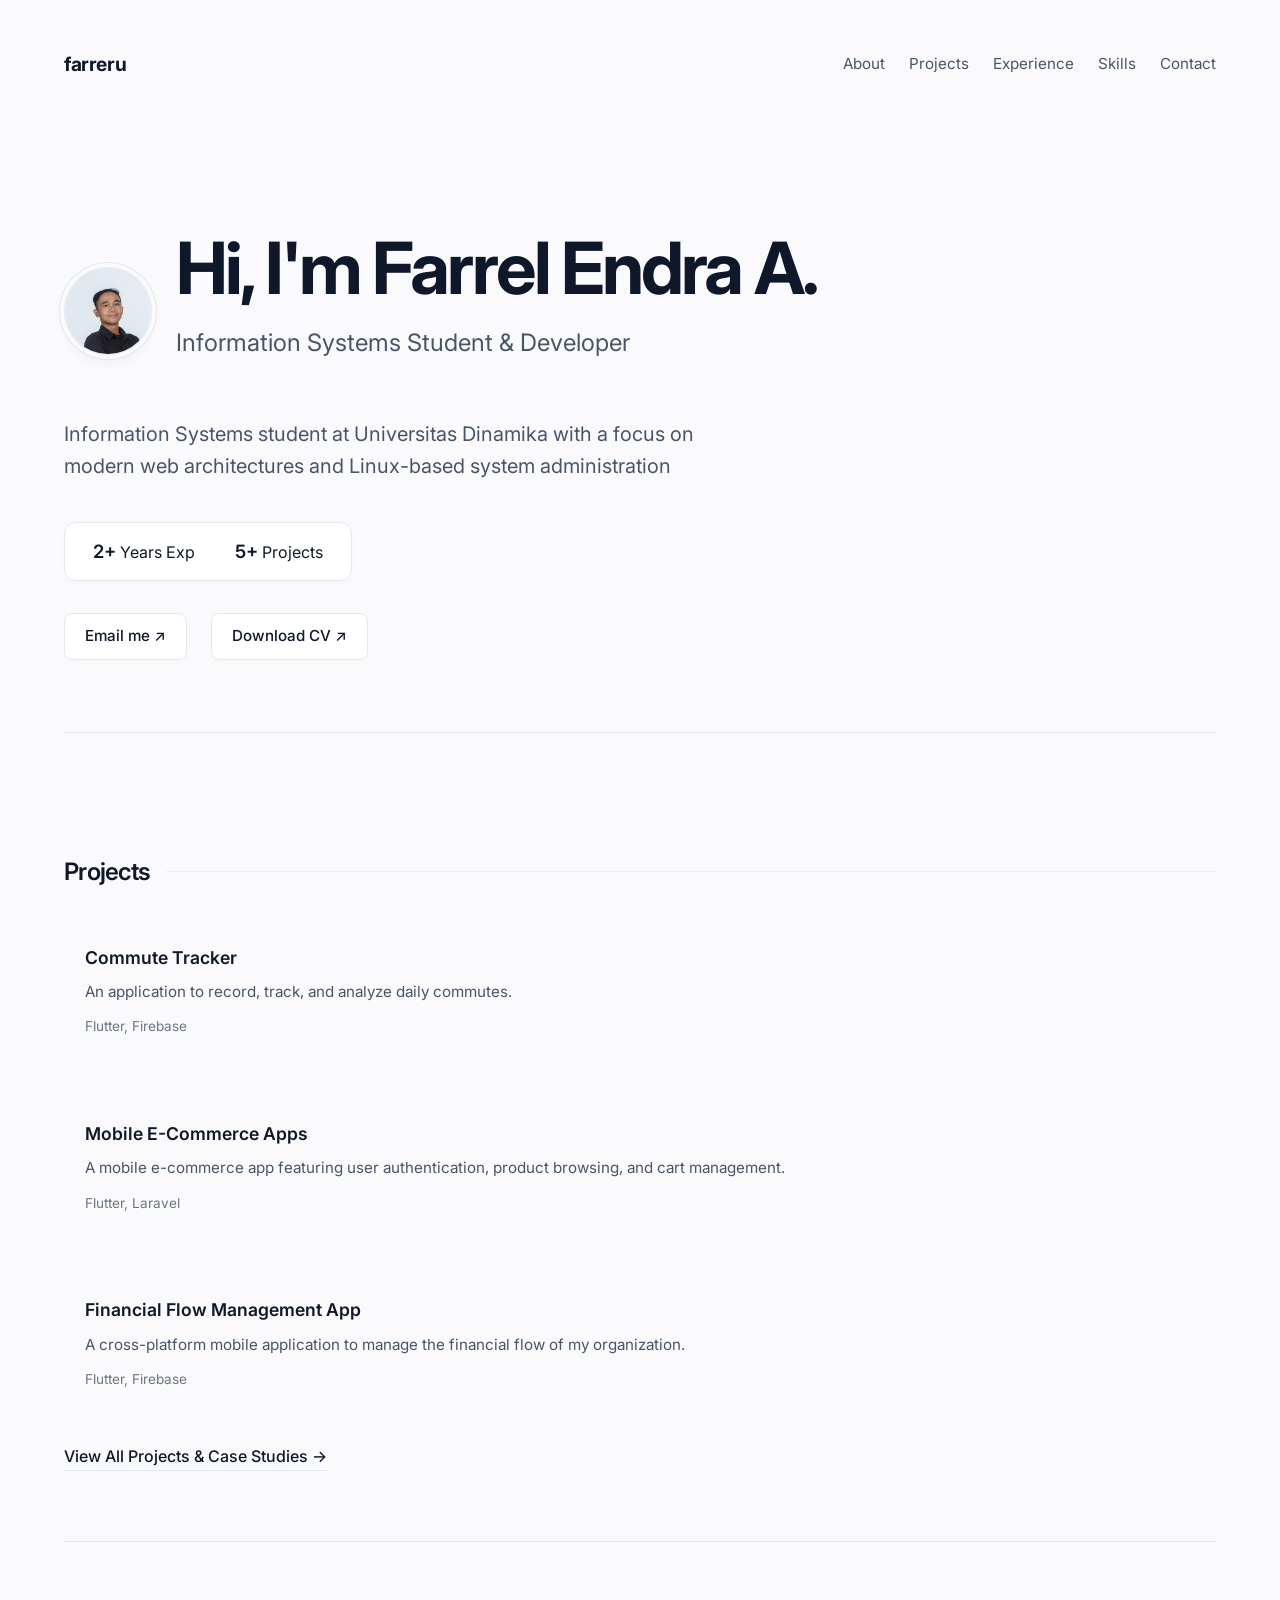
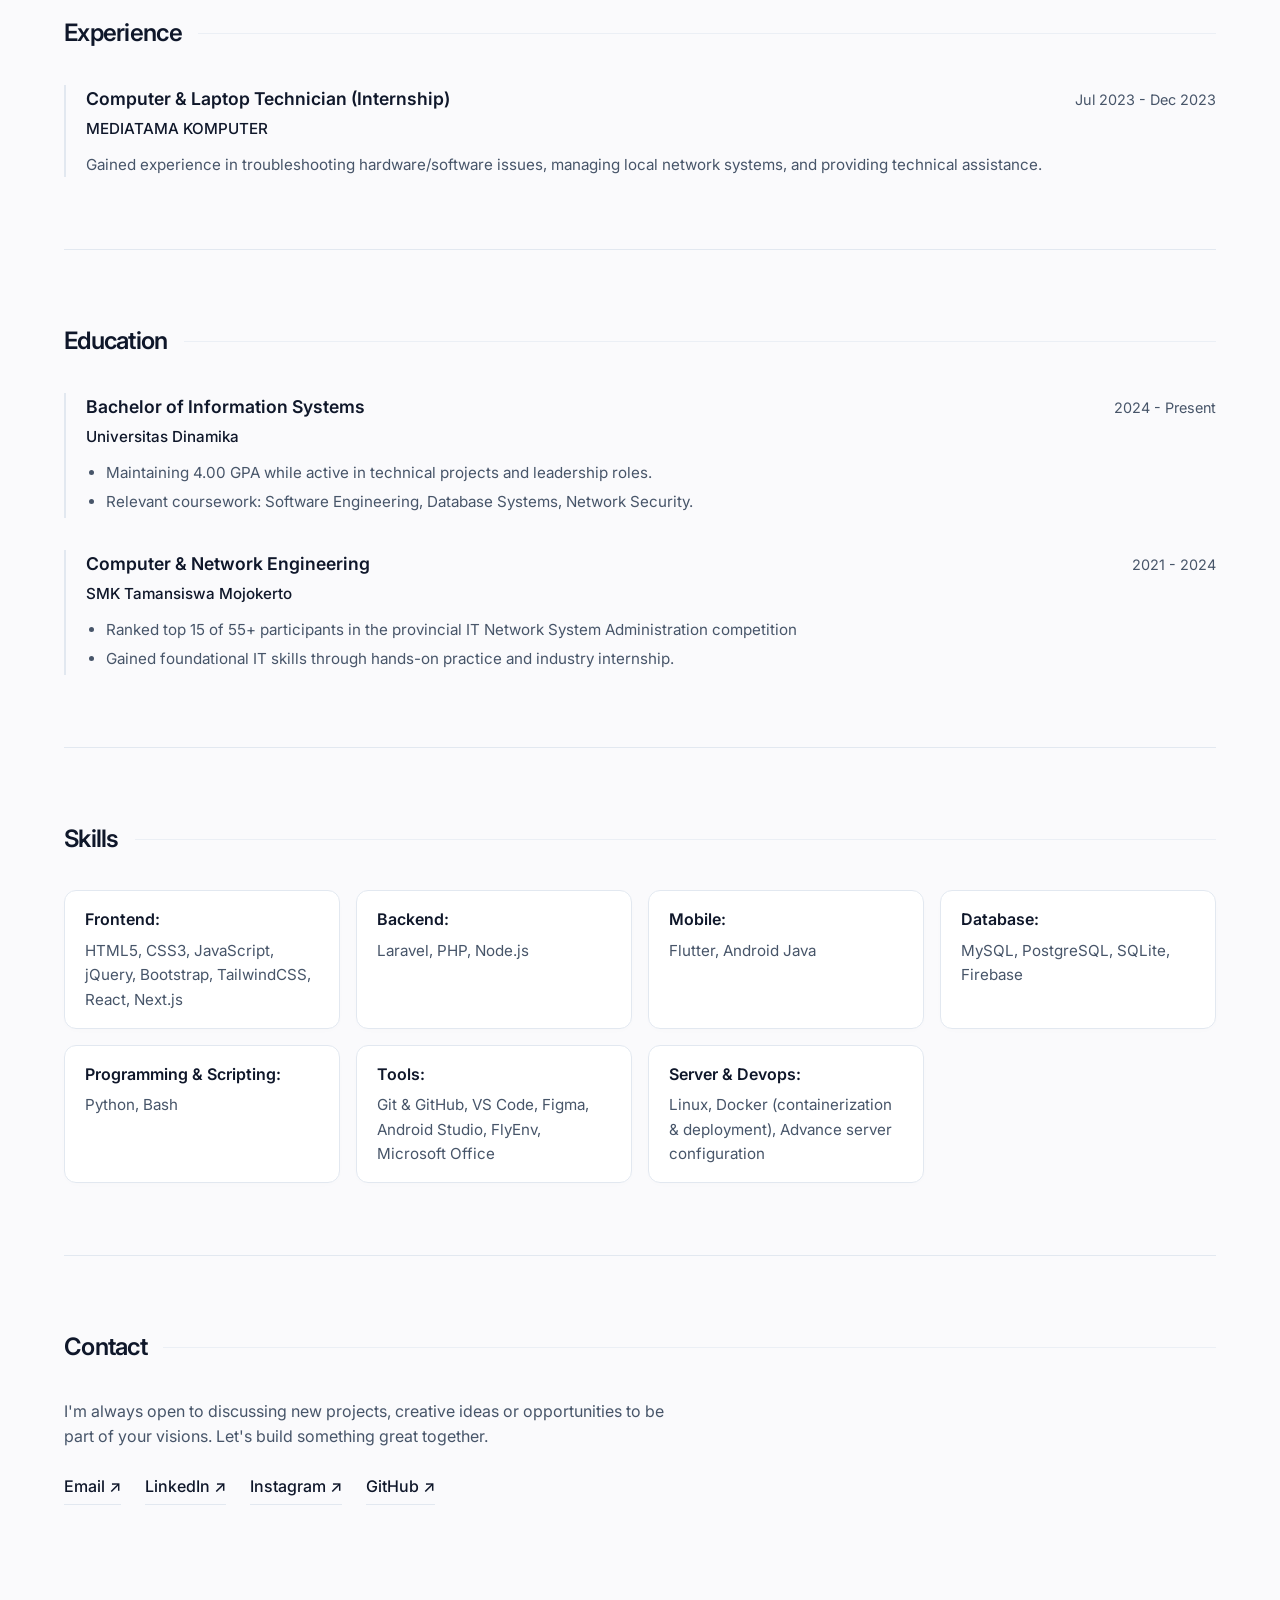
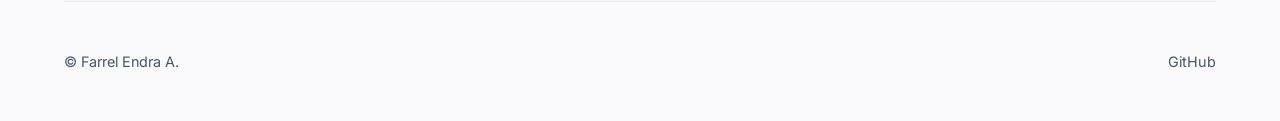
<file: index.html>
<!DOCTYPE html>
<html lang="en">

<head>
  <meta charset="utf-8" />
  <meta name="viewport" content="width=device-width, initial-scale=1" />
  <title>Farrel Endra A. | Developer</title>

  <!-- Inter Font -->
  <link rel="preconnect" href="https://fonts.googleapis.com">
  <link rel="preconnect" href="https://fonts.gstatic.com" crossorigin>
  <link href="https://fonts.googleapis.com/css2?family=Inter:wght@400;500;600;700&display=swap" rel="stylesheet">

  <!-- My CSS -->
  <link rel="stylesheet" href="style.css" />
</head>

<body>
  <div class="container">
    <header class="header">
      <a href="#" class="logo">farreru</a>
      <button class="menu-toggle" id="menuToggle" aria-label="Toggle navigation">
        <span class="hamburger-bar"></span>
        <span class="hamburger-bar"></span>
        <span class="hamburger-bar"></span>
      </button>
      <nav class="nav nav-responsive" id="navMenu">
        <a href="#about">About</a>
        <a href="#projects">Projects</a>
        <a href="#experience">Experience</a>
        <a href="#skills">Skills</a>
        <a href="#contact">Contact</a>
      </nav>
    </header>

    <main>
      <section id="about" class="hero section">
        <div class="about-header">
          <img src="assets/img/farreru-compress.png" alt="Farrel Endra A." class="profile-pic">
          <div>
            <h1 class="about-name">Hi, I'm Farrel Endra A.</h1>
            <p class="subtitle about-subtitle">Information Systems Student & Developer</p>
          </div>
        </div>

        <p class="description">
          Information Systems student at Universitas Dinamika with a focus on modern web architectures and Linux-based
          system administration
        </p>

        <div class="stats-container">
          <div><strong class="stat-value">2+</strong> Years Exp</div>
          <div><strong class="stat-value">5+</strong> Projects</div>
        </div>

        <div class="hero-links">
          <a href="mailto:farrelendra15@gmail.com" class="link">Email me ↗</a>
          <a href="assets/pdf/Farrel Endra Asrory - Developer - CV.pdf" download="Farrel_Endra_Asrory_CV.pdf"
            class="link">Download CV ↗</a>
        </div>
      </section>

      <section id="projects" class="section">
        <h2>Projects</h2>
        <div class="project-list">

          <div class="project-item">
            <div class="project-header">
              <h3>Commute Tracker</h3>
            </div>
            <p>An application to record, track, and analyze daily commutes.</p>
            <span class="tech">Flutter, Firebase</span>
          </div>

          <div class="project-item">
            <div class="project-header">
              <h3>Mobile E-Commerce Apps</h3>
            </div>
            <p>A mobile e-commerce app featuring user authentication, product browsing, and cart management.</p>
            <span class="tech">Flutter, Laravel</span>
          </div>

          <div class="project-item">
            <div class="project-header">
              <h3>Financial Flow Management App</h3>
            </div>
            <p>A cross-platform mobile application to manage the financial flow of my organization.</p>
            <span class="tech">Flutter, Firebase</span>
          </div>

        </div>
        <div class="view-all-projects-container">
          <a href="projects.html" class="view-all-projects-link">View All Projects & Case Studies &rarr;</a>
        </div>
      </section>

      <section id="experience" class="section">
        <h2>Experience</h2>
        <div class="experience-list">
          <div class="experience-item">
            <div class="experience-header">
              <h3>Computer & Laptop Technician (Internship)</h3>
              <span class="date">Jul 2023 - Dec 2023</span>
            </div>
            <p class="company">MEDIATAMA KOMPUTER</p>
            <p class="experience-desc">Gained experience in troubleshooting hardware/software issues, managing
              local network systems, and providing technical assistance.</p>
          </div>
        </div>
      </section>

      <section id="education" class="section">
        <h2>Education</h2>
        <div class="experience-list">
          <div class="experience-item">
            <div class="experience-header">
              <h3>Bachelor of Information Systems</h3>
              <span class="date">2024 - Present</span>
            </div>
            <p class="company">Universitas Dinamika</p>
            <ul class="experience-desc">
              <li>Maintaining 4.00 GPA while active in technical projects and leadership roles.</li>
              <li>Relevant coursework: Software Engineering, Database Systems, Network Security.</li>
            </ul>
          </div>
          <div class="experience-item">
            <div class="experience-header">
              <h3>Computer & Network Engineering</h3>
              <span class="date">2021 - 2024</span>
            </div>
            <p class="company">SMK Tamansiswa Mojokerto</p>
            <ul class="experience-desc">
              <li>Ranked top 15 of 55+ participants in the provincial IT Network System Administration competition</li>
              <li>Gained foundational IT skills through hands-on practice and industry internship.</li>
            </ul>
          </div>
        </div>
      </section>

      <section id="skills" class="section">
        <h2>Skills</h2>
        <div class="skills-content">
          <div class="skill-category">
            <strong>Frontend:</strong> HTML5, CSS3, JavaScript, jQuery, Bootstrap, TailwindCSS, React, Next.js
          </div>
          <div class="skill-category">
            <strong>Backend:</strong> Laravel, PHP, Node.js
          </div>
          <div class="skill-category">
            <strong>Mobile:</strong> Flutter, Android Java
          </div>
          <div class="skill-category">
            <strong>Database:</strong> MySQL, PostgreSQL, SQLite, Firebase
          </div>
          <div class="skill-category">
            <strong>Programming & Scripting:</strong> Python, Bash
          </div>
          <div class="skill-category">
            <strong>Tools:</strong> Git & GitHub, VS Code, Figma, Android Studio, FlyEnv, Microsoft Office
          </div>
          <div class="skill-category">
            <strong>Server & Devops:</strong> Linux, Docker (containerization & deployment), Advance server
            configuration
          </div>
        </div>
      </section>

      <section id="contact" class="section">
        <h2>Contact</h2>
        <p class="contact-desc">
          I'm always open to discussing new projects, creative ideas or opportunities to be part of your visions. Let's
          build something great together.
        </p>
        <div class="contact-links">
          <a href="mailto:farrelendra15@gmail.com" class="contact-link">Email ↗</a>
          <a href="https://linkedin.com/in/farrel-endra-asrory" target="_blank" rel="noopener noreferrer"
            class="contact-link">LinkedIn ↗</a>
          <a href="https://instagram.com/farreru.riyal/" class="contact-link">Instagram ↗</a>
          <a href="https://github.com/farreru55" target="_blank" rel="noopener noreferrer" class="contact-link">GitHub
            ↗</a>
        </div>
      </section>
    </main>

    <footer class="footer">
      <div class="footer-content">
        <span>© Farrel Endra A.</span>
        <div class="footer-links">
          <a href="https://github.com/farreru55" target="_blank" rel="noopener noreferrer">GitHub</a>
        </div>
      </div>
    </footer>
  </div>

  <script>
    document.addEventListener('DOMContentLoaded', () => {
      const menuToggle = document.getElementById('menuToggle');
      const navMenu = document.getElementById('navMenu');
      const navLinks = navMenu.querySelectorAll('a');

      // Toggle menu on click
      menuToggle.addEventListener('click', (e) => {
        e.stopPropagation();
        menuToggle.classList.toggle('active');
        navMenu.classList.toggle('active');
        document.body.classList.toggle('menu-open');
      });

      // Close menu when clicking on a link
      navLinks.forEach(link => {
        link.addEventListener('click', () => {
          menuToggle.classList.remove('active');
          navMenu.classList.remove('active');
          document.body.classList.remove('menu-open');
        });
      });

      // Close menu when clicking outside
      document.addEventListener('click', (e) => {
        if (!navMenu.contains(e.target) && !menuToggle.contains(e.target)) {
          menuToggle.classList.remove('active');
          navMenu.classList.remove('active');
          document.body.classList.remove('menu-open');
        }
      });
    });
  </script>
</body>

</html>
</file>
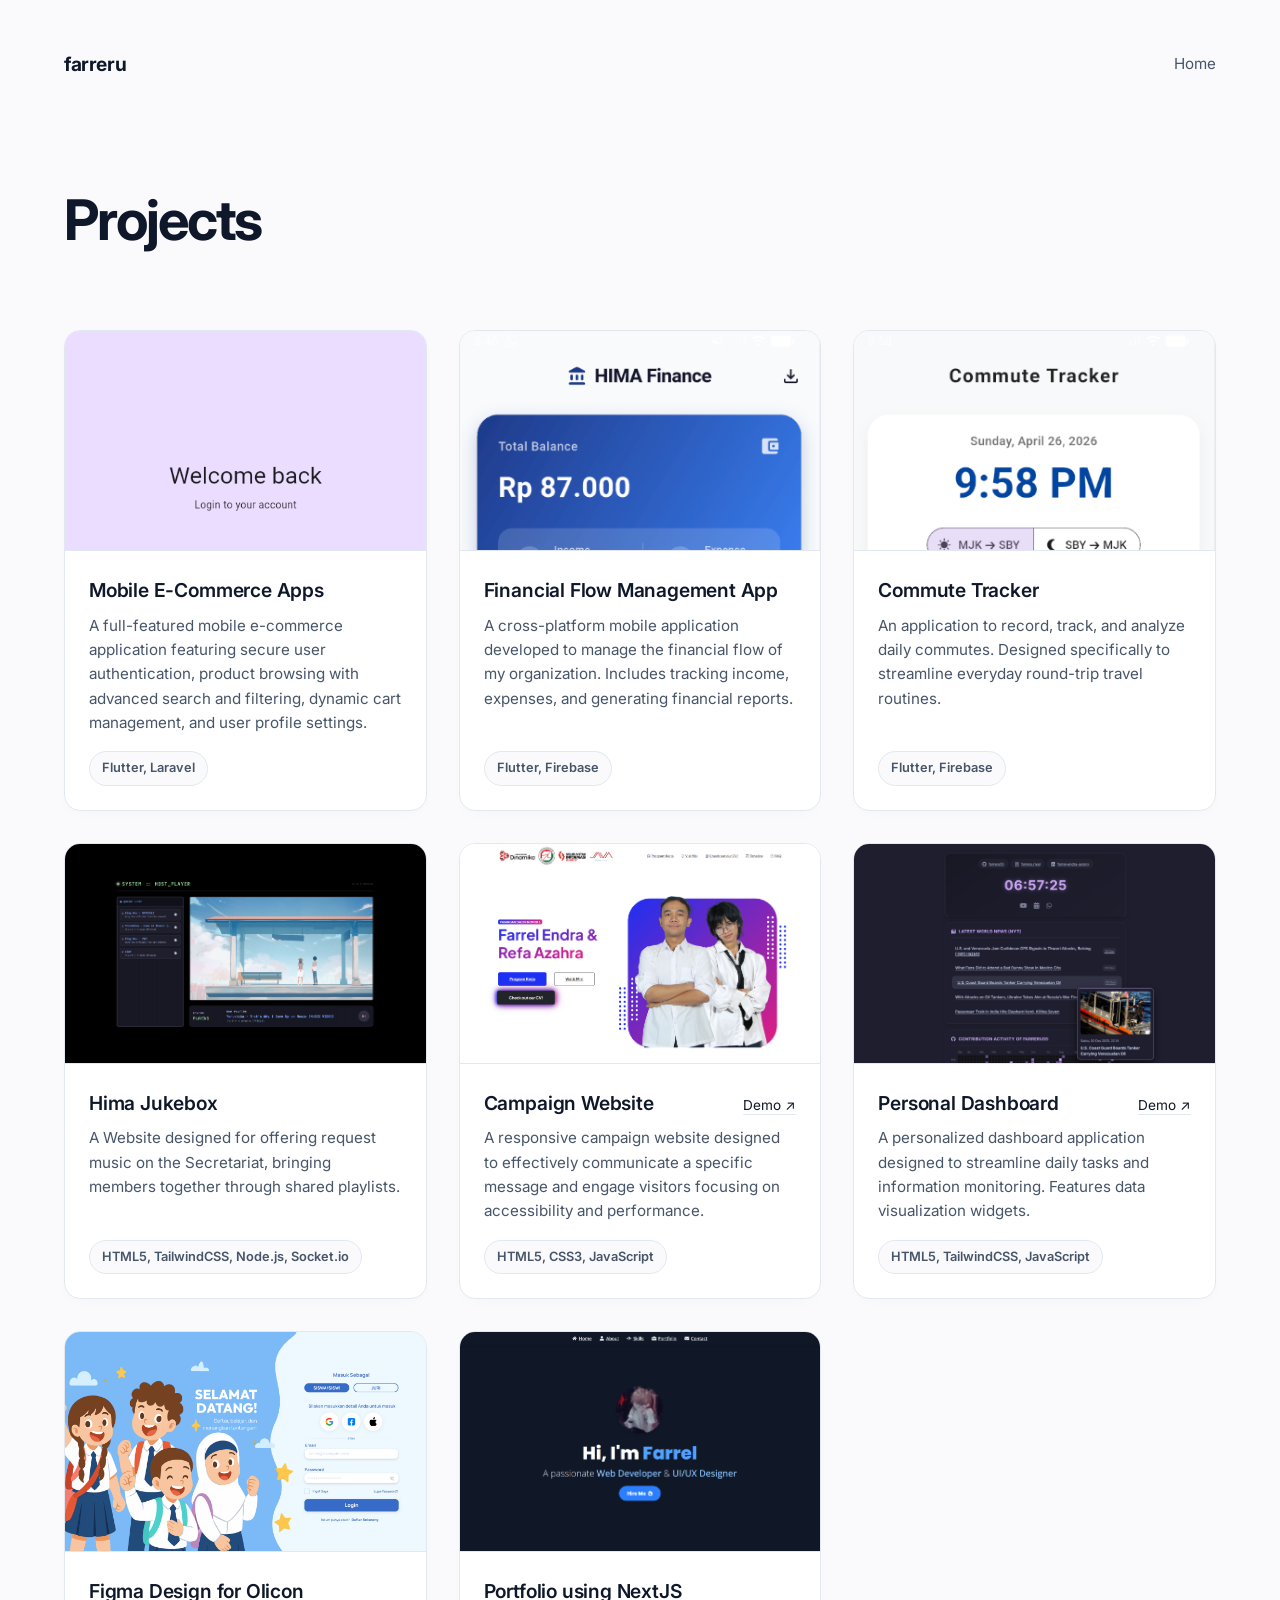
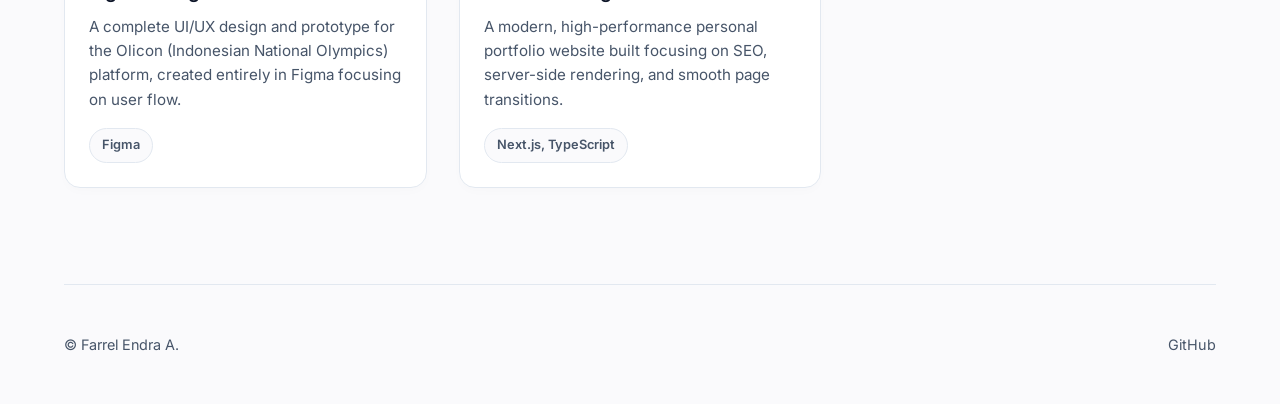
<file: projects.html>
<!DOCTYPE html>
<html lang="en">

<head>
  <meta charset="utf-8" />
  <meta name="viewport" content="width=device-width, initial-scale=1" />
  <title>Projects | Farrel Endra A.</title>

  <link rel="preconnect" href="https://fonts.googleapis.com">
  <link rel="preconnect" href="https://fonts.gstatic.com" crossorigin>
  <link href="https://fonts.googleapis.com/css2?family=Inter:wght@400;500;600;700&display=swap" rel="stylesheet">

  <link rel="stylesheet" href="style.css" />
</head>

<body>
  <div class="container">
    <header class="header">
      <a href="index.html" class="logo">farreru</a>
      <nav class="nav">
        <a href="index.html">Home</a>
      </nav>
    </header>

    <main class="projects-main">
      <h1 class="projects-title">Projects</h1>

      <div class="project-grid">

        <!-- Mobile E-Commerce Apps -->
        <div class="project-card">
          <img src="assets/img/projects/projects-1/ss-login.png" class="project-card-img" alt="Mobile E-Commerce Apps"
            data-images="assets/img/projects/projects-1/ss-login.png,assets/img/projects/projects-1/ss-register.png,assets/img/projects/projects-1/ss-home.png,assets/img/projects/projects-1/ss-search.png,assets/img/projects/projects-1/ss-add.png,assets/img/projects/projects-1/ss-profile.png">
          <div class="project-card-content">
            <h3 class="project-card-title">Mobile E-Commerce Apps</h3>
            <p class="project-card-desc">A full-featured mobile e-commerce application featuring secure user
              authentication, product browsing with advanced search and filtering, dynamic cart management, and user
              profile settings.</p>
            <span class="project-card-tech">Flutter, Laravel</span>
          </div>
        </div>

        <!-- Financial Flow -->
        <div class="project-card">
          <img src="assets/img/projects/projects-7/ss-finance-1.png" class="project-card-img"
            alt="Financial Flow Management App"
            data-images="assets/img/projects/projects-7/ss-finance-1.png,assets/img/projects/projects-7/ss-finance-2.png,assets/img/projects/projects-7/ss-finance-3.png">
          <div class="project-card-content">
            <h3 class="project-card-title">Financial Flow Management App</h3>
            <p class="project-card-desc">A cross-platform mobile application developed to manage the financial flow of
              my organization. Includes tracking income, expenses, and generating financial reports.</p>
            <span class="project-card-tech">Flutter, Firebase</span>
          </div>
        </div>

        <!-- Commute Tracker -->
        <div class="project-card">
          <img src="assets/img/projects/projects-8/ss-commute-tracker-1.png" class="project-card-img"
            alt="Commute Tracker"
            data-images="assets/img/projects/projects-8/ss-commute-tracker-1.png,assets/img/projects/projects-8/ss-commute-tracker-2.png">
          <div class="project-card-content">
            <h3 class="project-card-title">Commute Tracker</h3>
            <p class="project-card-desc">An application to record, track, and analyze daily commutes. Designed
              specifically to streamline everyday round-trip travel routines.</p>
            <span class="project-card-tech">Flutter, Firebase</span>
          </div>
        </div>

        <!-- Hima Jukebox -->
        <div class="project-card">
          <img src="assets/img/projects/projects-6/ss-jukebox-3.png" class="project-card-img" alt="Hima Jukebox"
            data-images="assets/img/projects/projects-6/ss-jukebox-1.png,assets/img/projects/projects-6/ss-jukebox-2.png,assets/img/projects/projects-6/ss-jukebox-3.png">
          <div class="project-card-content">
            <h3 class="project-card-title">Hima Jukebox</h3>
            <p class="project-card-desc">A Website designed for offering request music on the Secretariat, bringing
              members together through shared playlists.</p>
            <span class="project-card-tech">HTML5, TailwindCSS, Node.js, Socket.io</span>
          </div>
        </div>


        <!-- Campaign Website -->
        <div class="project-card">
          <img src="assets/img/projects/projects-3/campagnewebsite-1.png" class="project-card-img"
            alt="Campaign Website" data-images="assets/img/projects/projects-3/campagnewebsite-1.png">
          <div class="project-card-content">
            <div class="project-card-header-flex">
              <h3 class="project-card-title">Campaign Website</h3>
              <a href="https://farreru55.github.io/no-3/" target="_blank" rel="noopener noreferrer"
                class="project-card-demo">Demo ↗</a>
            </div>
            <p class="project-card-desc">A responsive campaign website designed to effectively communicate a specific
              message and engage visitors focusing on accessibility and performance.</p>
            <span class="project-card-tech">HTML5, CSS3, JavaScript</span>
          </div>
        </div>

        <!-- Personal Dashboard -->
        <div class="project-card">
          <img src="assets/img/projects/projects-4/mydashboard.png" class="project-card-img" alt="Personal Dashboard"
            data-images="assets/img/projects/projects-4/mydashboard.png">
          <div class="project-card-content">
            <div class="project-card-header-flex">
              <h3 class="project-card-title">Personal Dashboard</h3>
              <a href="https://farreru55.github.io/mydashboard/" target="_blank" rel="noopener noreferrer"
                class="project-card-demo">Demo ↗</a>
            </div>
            <p class="project-card-desc">A personalized dashboard application designed to streamline daily tasks and
              information monitoring. Features data visualization widgets.</p>
            <span class="project-card-tech">HTML5, TailwindCSS, JavaScript</span>
          </div>
        </div>

        <!-- Figma Olicon -->
        <div class="project-card">
          <img src="assets/img/projects/projects-5/ss-figma-1.png" class="project-card-img"
            alt="Figma Design for Olicon"
            data-images="assets/img/projects/projects-5/ss-figma-1.png,assets/img/projects/projects-5/ss-figma-2.png,assets/img/projects/projects-5/ss-figma-3.png,assets/img/projects/projects-5/ss-figma-4.png">
          <div class="project-card-content">
            <h3 class="project-card-title">Figma Design for Olicon</h3>
            <p class="project-card-desc">A complete UI/UX design and prototype for the Olicon (Indonesian National
              Olympics) platform, created entirely in Figma focusing on user flow.</p>
            <span class="project-card-tech">Figma</span>
          </div>
        </div>

        <!-- Portfolio NextJS -->
        <div class="project-card">
          <img src="assets/img/projects/projects-2/ss-porto.png" class="project-card-img" alt="Portfolio using NextJS"
            data-images="assets/img/projects/projects-2/ss-porto.png">
          <div class="project-card-content">
            <h3 class="project-card-title">Portfolio using NextJS</h3>
            <p class="project-card-desc">A modern, high-performance personal portfolio website built focusing on SEO,
              server-side rendering, and smooth page transitions.</p>
            <span class="project-card-tech">Next.js, TypeScript</span>
          </div>
        </div>

      </div>

    </main>

    <footer class="footer">
      <div class="footer-content">
        <span>© Farrel Endra A.</span>
        <div class="footer-links">
          <a href="https://github.com/farreru55" target="_blank" rel="noopener noreferrer">GitHub</a>
        </div>
      </div>
    </footer>
  </div>

  <!-- Carousel Modal -->
  <div id="carouselModal" class="carousel-modal">
    <span class="carousel-close" id="carouselClose">
      <svg width="32" height="32" viewBox="0 0 24 24" fill="none" stroke="currentColor" stroke-width="2"
        stroke-linecap="round" stroke-linejoin="round">
        <line x1="18" y1="6" x2="6" y2="18"></line>
        <line x1="6" y1="6" x2="18" y2="18"></line>
      </svg>
    </span>
    <button class="carousel-prev" id="carouselPrev">
      <svg width="28" height="28" viewBox="0 0 24 24" fill="none" stroke="currentColor" stroke-width="2"
        stroke-linecap="round" stroke-linejoin="round">
        <polyline points="15 18 9 12 15 6"></polyline>
      </svg>
    </button>
    <img class="carousel-content" id="carouselImg">
    <button class="carousel-next" id="carouselNext">
      <svg width="28" height="28" viewBox="0 0 24 24" fill="none" stroke="currentColor" stroke-width="2"
        stroke-linecap="round" stroke-linejoin="round">
        <polyline points="9 18 15 12 9 6"></polyline>
      </svg>
    </button>
    <div class="carousel-counter" id="carouselCounter">1 / 1</div>
  </div>

  <script>
    document.addEventListener('DOMContentLoaded', () => {
      const modal = document.getElementById('carouselModal');
      const modalImg = document.getElementById('carouselImg');
      const closeBtn = document.getElementById('carouselClose');
      const prevBtn = document.getElementById('carouselPrev');
      const nextBtn = document.getElementById('carouselNext');
      const counter = document.getElementById('carouselCounter');
      const thumbnails = document.querySelectorAll('.project-card-img');

      let currentImages = [];
      let currentIndex = 0;

      function updateModal() {
        modalImg.src = currentImages[currentIndex];
        counter.textContent = `${currentIndex + 1} / ${currentImages.length}`;

        // Hide arrows if only 1 image
        if (currentImages.length <= 1) {
          prevBtn.style.display = 'none';
          nextBtn.style.display = 'none';
        } else {
          prevBtn.style.display = 'block';
          nextBtn.style.display = 'block';
        }
      }

      thumbnails.forEach(img => {
        img.addEventListener('click', function () {
          const imagesAttr = this.getAttribute('data-images');
          if (imagesAttr) {
            currentImages = imagesAttr.split(',');
            currentIndex = 0;
            updateModal();
            modal.classList.add('show');
          }
        });
      });

      closeBtn.addEventListener('click', () => {
        modal.classList.remove('show');
      });

      modal.addEventListener('click', (e) => {
        if (e.target === modal) {
          modal.classList.remove('show');
        }
      });

      prevBtn.addEventListener('click', (e) => {
        e.stopPropagation();
        currentIndex = (currentIndex > 0) ? currentIndex - 1 : currentImages.length - 1;
        updateModal();
      });

      nextBtn.addEventListener('click', (e) => {
        e.stopPropagation();
        currentIndex = (currentIndex < currentImages.length - 1) ? currentIndex + 1 : 0;
        updateModal();
      });

      // Keyboard navigation
      document.addEventListener('keydown', (e) => {
        if (!modal.classList.contains('show')) return;
        if (e.key === 'Escape') modal.classList.remove('show');
        if (e.key === 'ArrowLeft' && currentImages.length > 1) {
          currentIndex = (currentIndex > 0) ? currentIndex - 1 : currentImages.length - 1;
          updateModal();
        }
        if (e.key === 'ArrowRight' && currentImages.length > 1) {
          currentIndex = (currentIndex < currentImages.length - 1) ? currentIndex + 1 : 0;
          updateModal();
        }
      });
    });
  </script>
</body>

</html>
</file>
<file: style.css>
/* Minimalist Portfolio CSS */

:root {
  --bg-color: #fafafc;
  --card-bg: #ffffff;
  --text-primary: #0f172a;
  --text-secondary: #475569;
  --border-color: #e2e8f0;
  --accent-color: #3b82f6;
  --accent-hover: #2563eb;
  --font-sans: 'Inter', -apple-system, BlinkMacSystemFont, "Segoe UI", Roboto, sans-serif;
  --transition-smooth: all 0.3s cubic-bezier(0.4, 0, 0.2, 1);
}

* {
  box-sizing: border-box;
  margin: 0;
  padding: 0;
}

@keyframes fadeIn {
  from {
    opacity: 0;
    transform: translateY(12px);
  }

  to {
    opacity: 1;
    transform: translateY(0);
  }
}

html,
body {
  overflow-x: hidden;
}

body {
  font-family: var(--font-sans);
  background-color: var(--bg-color);
  color: var(--text-primary);
  line-height: 1.6;
  font-size: 16px;
  -webkit-font-smoothing: antialiased;
  -moz-osx-font-smoothing: grayscale;
}

a {
  color: inherit;
  text-decoration: none;
  transition: color 0.2s ease;
}

a:hover {
  color: var(--text-secondary);
}

.container {
  max-width: 1200px;
  margin: 0 auto;
  padding: 0 24px;
  animation: fadeIn 0.8s cubic-bezier(0.16, 1, 0.3, 1) both;
}

/* Header */
.header {
  display: flex;
  justify-content: space-between;
  align-items: center;
  padding: 48px 0;
}

.logo {
  font-weight: 700;
  font-size: 1.2rem;
  letter-spacing: -0.02em;
}

.nav {
  display: flex;
  gap: 24px;
}

.nav a {
  font-size: 0.95rem;
  color: var(--text-secondary);
  position: relative;
  padding: 4px 0;
  transition: var(--transition-smooth);
}

.nav a::after {
  content: '';
  position: absolute;
  bottom: 0;
  left: 0;
  width: 0;
  height: 1.5px;
  background-color: var(--text-primary);
  transition: var(--transition-smooth);
}

.nav a:hover {
  color: var(--text-primary);
}

.nav a:hover::after {
  width: 100%;
}

/* Sections */
.section {
  margin-bottom: 72px;
  padding-bottom: 72px;
  border-bottom: 1px solid var(--border-color);
}

.section:last-of-type {
  border-bottom: none;
  margin-bottom: 0;
  padding-bottom: 0;
}

.section h2 {
  font-size: 1.5rem;
  font-weight: 600;
  margin-bottom: 32px;
  letter-spacing: -0.03em;
  position: relative;
  display: flex;
  align-items: center;
  gap: 16px;
}

.section h2::after {
  content: '';
  flex-grow: 1;
  height: 1px;
  background-color: var(--border-color);
  opacity: 0.6;
}

/* Hero Section */
.hero {
  margin-top: 100px;
  margin-bottom: 120px;
}

.hero h1 {
  font-size: 4.5rem;
  font-weight: 700;
  line-height: 1.1;
  letter-spacing: -0.04em;
  margin-bottom: 16px;
}

.hero .subtitle {
  font-size: 1.5rem;
  color: var(--text-secondary);
  margin-bottom: 32px;
}

.hero .description {
  font-size: 1.25rem;
  color: var(--text-secondary);
  max-width: 700px;
  margin-bottom: 40px;
}

.hero-links {
  display: flex;
  gap: 24px;
  flex-wrap: wrap;
}

.hero-links .link {
  font-weight: 500;
  font-size: 0.95rem;
  padding: 10px 20px;
  border-radius: 8px;
  border: 1px solid var(--border-color);
  background: var(--card-bg);
  transition: var(--transition-smooth);
  display: inline-flex;
  align-items: center;
  box-shadow: 0 2px 4px rgba(0, 0, 0, 0.02);
}

.hero-links .link:hover {
  background: var(--text-primary);
  color: #ffffff;
  border-color: var(--text-primary);
  transform: translateY(-2px);
  box-shadow: 0 6px 16px rgba(0, 0, 0, 0.08);
}

/* Project List */
.project-list {
  display: flex;
  flex-direction: column;
  gap: 40px;
}

.project-item {
  display: flex;
  flex-direction: column;
  gap: 8px;
  padding: 20px;
  border-radius: 12px;
  border: 1px solid transparent;
  background: transparent;
  transition: var(--transition-smooth);
}

.project-item:hover {
  background: var(--card-bg);
  border-color: var(--border-color);
  box-shadow: 0 8px 24px -4px rgba(0, 0, 0, 0.04);
  transform: translateY(-2px);
}

.project-header h3 {
  font-size: 1.1rem;
  font-weight: 600;
  transition: var(--transition-smooth);
}

.project-item:hover .project-header h3 {
  color: var(--accent-color);
}

.project-header a {
  text-decoration: underline;
  text-decoration-color: var(--border-color);
  text-underline-offset: 4px;
}

.project-header a:hover {
  text-decoration-color: var(--accent-color);
}

.project-item p {
  color: var(--text-secondary);
  font-size: 0.95rem;
}

.project-grid {
  display: grid;
  grid-template-columns: repeat(auto-fill, minmax(min(100%, 320px), 1fr));
  gap: 32px;
  margin-bottom: 96px;
}

.project-card {
  border: 1px solid var(--border-color);
  border-radius: 16px;
  overflow: hidden;
  display: flex;
  flex-direction: column;
  transition: var(--transition-smooth);
  background-color: var(--card-bg);
  box-shadow: 0 4px 12px -2px rgba(0, 0, 0, 0.02);
}

.project-card:hover {
  transform: translateY(-6px);
  box-shadow: 0 16px 32px -4px rgba(0, 0, 0, 0.08);
  border-color: var(--accent-color);
}

.project-card-img {
  width: 100%;
  height: 220px;
  object-fit: cover;
  object-position: top;
  cursor: zoom-in;
  border-bottom: 1px solid var(--border-color);
  transition: var(--transition-smooth);
}

.project-card:hover .project-card-img {
  transform: scale(1.04);
}

.project-card-content {
  padding: 24px;
  display: flex;
  flex-direction: column;
  flex-grow: 1;
}

.project-card-title {
  font-size: 1.2rem;
  font-weight: 600;
  margin-bottom: 8px;
  letter-spacing: -0.01em;
}

.project-card-desc {
  font-size: 0.95rem;
  color: var(--text-secondary);
  margin-bottom: 16px;
  flex-grow: 1;
}

.project-card-tech {
  font-size: 0.8rem;
  font-weight: 600;
  color: var(--text-secondary);
  background: var(--bg-color);
  padding: 6px 12px;
  border-radius: 20px;
  border: 1px solid var(--border-color);
  align-self: flex-start;
}

/* Carousel Modal */
.carousel-modal {
  display: none;
  position: fixed;
  z-index: 1000;
  left: 0;
  top: 0;
  width: 100%;
  height: 100%;
  background-color: rgba(17, 17, 17, 0.95);
  align-items: center;
  justify-content: center;
  opacity: 0;
  transition: opacity 0.3s ease;
}

.carousel-modal.show {
  display: flex;
  opacity: 1;
}

.carousel-content {
  max-width: 85%;
  max-height: 85vh;
  border-radius: 8px;
  box-shadow: 0 4px 24px rgba(0, 0, 0, 0.4);
  object-fit: contain;
  user-select: none;
}

.carousel-close {
  position: absolute;
  top: 24px;
  right: 32px;
  color: #fafafa;
  cursor: pointer;
  line-height: 0;
  transition: color 0.2s;
  z-index: 1001;
  display: flex;
  align-items: center;
  justify-content: center;
}

.carousel-close:hover {
  color: #999;
}

.carousel-prev,
.carousel-next {
  position: absolute;
  top: 50%;
  transform: translateY(-50%);
  background: rgba(255, 255, 255, 0.1);
  color: white;
  border: none;
  width: 56px;
  height: 56px;
  border-radius: 50%;
  cursor: pointer;
  transition: background 0.2s, transform 0.2s;
  display: flex;
  align-items: center;
  justify-content: center;
  z-index: 1001;
}

.carousel-prev:hover,
.carousel-next:hover {
  background: rgba(255, 255, 255, 0.3);
}

.carousel-prev {
  left: 24px;
}

.carousel-next {
  right: 24px;
}

.carousel-counter {
  position: absolute;
  bottom: 24px;
  color: white;
  font-size: 0.9rem;
  font-weight: 500;
  letter-spacing: 2px;
}

.project-item .tech {
  font-size: 0.85rem;
  color: var(--text-secondary);
  opacity: 0.8;
  margin-top: 4px;
}

/* Experience List */
.experience-list {
  display: flex;
  flex-direction: column;
  gap: 32px;
}

.experience-item {
  position: relative;
  padding-left: 20px;
  border-left: 2px solid var(--border-color);
  display: flex;
  flex-direction: column;
  gap: 4px;
  transition: var(--transition-smooth);
}

.experience-item:hover {
  border-left-color: var(--accent-color);
  padding-left: 24px;
}

.experience-header {
  display: flex;
  justify-content: space-between;
  align-items: baseline;
}

.experience-header h3 {
  font-size: 1.1rem;
  font-weight: 600;
}

.experience-header .date {
  font-size: 0.9rem;
  color: var(--text-secondary);
}

.experience-item .company {
  font-weight: 500;
  font-size: 0.95rem;
}

.experience-item .experience-desc {
  margin-top: 8px;
  color: var(--text-secondary);
  font-size: 0.95rem;
}

ul.experience-desc {
  margin-left: 20px;
  list-style-type: disc;
}

ul.experience-desc li {
  margin-bottom: 4px;
}

/* Skills Grid Panels */
.skills-content {
  display: grid;
  grid-template-columns: repeat(auto-fill, minmax(240px, 1fr));
  gap: 16px;
}

.skill-category {
  background: var(--card-bg);
  border: 1px solid var(--border-color);
  padding: 16px 20px;
  border-radius: 12px;
  font-size: 0.95rem;
  color: var(--text-secondary);
  line-height: 1.6;
  transition: var(--transition-smooth);
  box-shadow: 0 2px 8px -2px rgba(0, 0, 0, 0.02);
}

.skill-category:hover {
  border-color: var(--accent-color);
  box-shadow: 0 8px 16px -4px rgba(0, 0, 0, 0.04);
  transform: translateY(-2px);
}

.skill-category strong {
  display: block;
  color: var(--text-primary);
  font-size: 1rem;
  font-weight: 600;
  margin-bottom: 6px;
}

/* Footer */
.footer {
  padding: 48px 0;
  border-top: 1px solid var(--border-color);
  margin-top: 96px;
}

.footer-content {
  display: flex;
  justify-content: space-between;
  align-items: center;
  font-size: 0.9rem;
  color: var(--text-secondary);
}

.footer-links {
  display: flex;
  gap: 24px;
}



/* Extracted Inline Styles */
.about-header {
  display: flex;
  align-items: center;
  gap: 24px;
  margin-bottom: 24px;
}

.profile-pic {
  width: 88px;
  height: 88px;
  border-radius: 50%;
  object-fit: cover;
  border: 1.5px solid var(--border-color);
  box-shadow: 0 0 0 4px var(--bg-color), 0 0 0 5px var(--border-color), 0 8px 16px -4px rgba(0, 0, 0, 0.08);
  transition: var(--transition-smooth);
}

.profile-pic:hover {
  transform: scale(1.04);
  box-shadow: 0 0 0 4px var(--bg-color), 0 0 0 5px var(--accent-color), 0 12px 20px -4px rgba(0, 0, 0, 0.12);
}

.about-name {
  margin-bottom: 4px;
}

.about-subtitle {
  margin-bottom: 0;
}

.stats-container {
  display: inline-flex;
  gap: 40px;
  margin-bottom: 32px;
  padding: 14px 28px;
  background: var(--card-bg);
  border: 1px solid var(--border-color);
  border-radius: 12px;
  box-shadow: 0 2px 10px -2px rgba(0, 0, 0, 0.03);
}

.stat-value {
  color: var(--text-primary);
  font-size: 1.15rem;
  font-weight: 600;
}

.view-all-projects-container {
  margin-top: 32px;
}

.view-all-projects-link {
  font-weight: 500;
  border-bottom: 1.5px solid var(--border-color);
  padding-bottom: 4px;
  transition: var(--transition-smooth);
}

.contact-desc {
  color: var(--text-secondary);
  margin-bottom: 24px;
  max-width: 600px;
}

.contact-links {
  display: flex;
  gap: 24px;
  flex-wrap: wrap;
}

.contact-link {
  font-weight: 500;
  border-bottom: 1.5px solid var(--border-color);
  padding-bottom: 4px;
  transition: var(--transition-smooth);
}

.contact-link:hover,
.view-all-projects-link:hover {
  border-color: var(--accent-color);
  color: var(--accent-color);
}

.view-all-projects-link:hover {
  padding-left: 4px;
}

.projects-main {
  margin-top: 48px;
}

.projects-title {
  font-size: 3.5rem;
  margin-bottom: 64px;
  letter-spacing: -0.04em;
}

.project-card-header-flex {
  display: flex;
  justify-content: space-between;
  align-items: baseline;
}

.project-card-demo {
  font-size: 0.85rem;
  text-decoration: underline;
  text-decoration-color: var(--border-color);
  text-underline-offset: 4px;
}

.project-card-demo:hover {
  text-decoration-color: var(--text-primary);
}

/* Menu Toggle (Hamburger) */
.menu-toggle {
  display: none;
  flex-direction: column;
  justify-content: space-between;
  width: 24px;
  height: 18px;
  background: transparent;
  border: none;
  cursor: pointer;
  padding: 0;
  z-index: 1001;
}

.hamburger-bar {
  width: 24px;
  height: 2px;
  background-color: var(--text-primary);
  transition: all 0.3s cubic-bezier(0.16, 1, 0.3, 1);
}

/* Comprehensive Responsive Styles */
@media (max-width: 768px) {
  .container {
    padding: 0 20px;
  }

  .header {
    padding: 32px 0;
  }

  .menu-toggle {
    display: flex;
  }

  .nav-responsive {
    display: flex;
    flex-direction: column;
    position: fixed;
    top: 0;
    right: 0;
    transform: translateX(100%);
    width: 280px;
    height: 100vh;
    background-color: rgba(250, 250, 250, 0.95);
    backdrop-filter: blur(16px);
    -webkit-backdrop-filter: blur(16px);
    padding: 120px 40px 40px;
    gap: 32px;
    box-shadow: -10px 0 30px rgba(0, 0, 0, 0.05);
    transition: transform 0.4s cubic-bezier(0.16, 1, 0.3, 1), visibility 0.4s;
    z-index: 1000;
    visibility: hidden;
  }

  .nav-responsive.active {
    transform: translateX(0);
    visibility: visible;
  }

  .nav-responsive a {
    font-size: 1.25rem;
    font-weight: 500;
    color: var(--text-primary);
  }

  .menu-toggle.active .hamburger-bar:nth-child(1) {
    transform: translateY(8px) rotate(45deg);
  }

  .menu-toggle.active .hamburger-bar:nth-child(2) {
    opacity: 0;
  }

  .menu-toggle.active .hamburger-bar:nth-child(3) {
    transform: translateY(-8px) rotate(-45deg);
  }

  body.menu-open {
    overflow: hidden;
  }

  /* Carousel responsiveness */
  .carousel-content {
    max-width: 92%;
    max-height: 75vh;
  }

  .carousel-prev,
  .carousel-next {
    width: 44px;
    height: 44px;
    background: rgba(0, 0, 0, 0.5);
  }

  .carousel-prev {
    left: 8px;
  }

  .carousel-next {
    right: 8px;
  }

  .carousel-close {
    top: 16px;
    right: 16px;
  }
}

@media (max-width: 600px) {
  .hero {
    margin-top: 24px;
    margin-bottom: 72px;
  }

  .hero h1 {
    font-size: 2.25rem;
    letter-spacing: -0.03em;
  }

  .projects-title {
    font-size: 2.25rem;
    margin-bottom: 40px;
  }

  .about-header {
    flex-direction: column;
    align-items: flex-start;
    gap: 16px;
  }

  .stats-container {
    gap: 24px;
    margin-bottom: 24px;
  }

  .hero-links,
  .contact-links {
    gap: 16px;
  }

  .experience-header {
    flex-direction: column;
    gap: 4px;
  }

  .experience-header .date {
    font-size: 0.85rem;
  }

  .section {
    margin-bottom: 56px;
    padding-bottom: 56px;
  }

  .footer {
    margin-top: 64px;
    padding: 32px 0;
  }

  .footer-content {
    flex-direction: column;
    align-items: flex-start;
    gap: 16px;
  }

  .project-card-header-flex {
    flex-wrap: wrap;
    gap: 4px 8px;
  }
}
</file>
